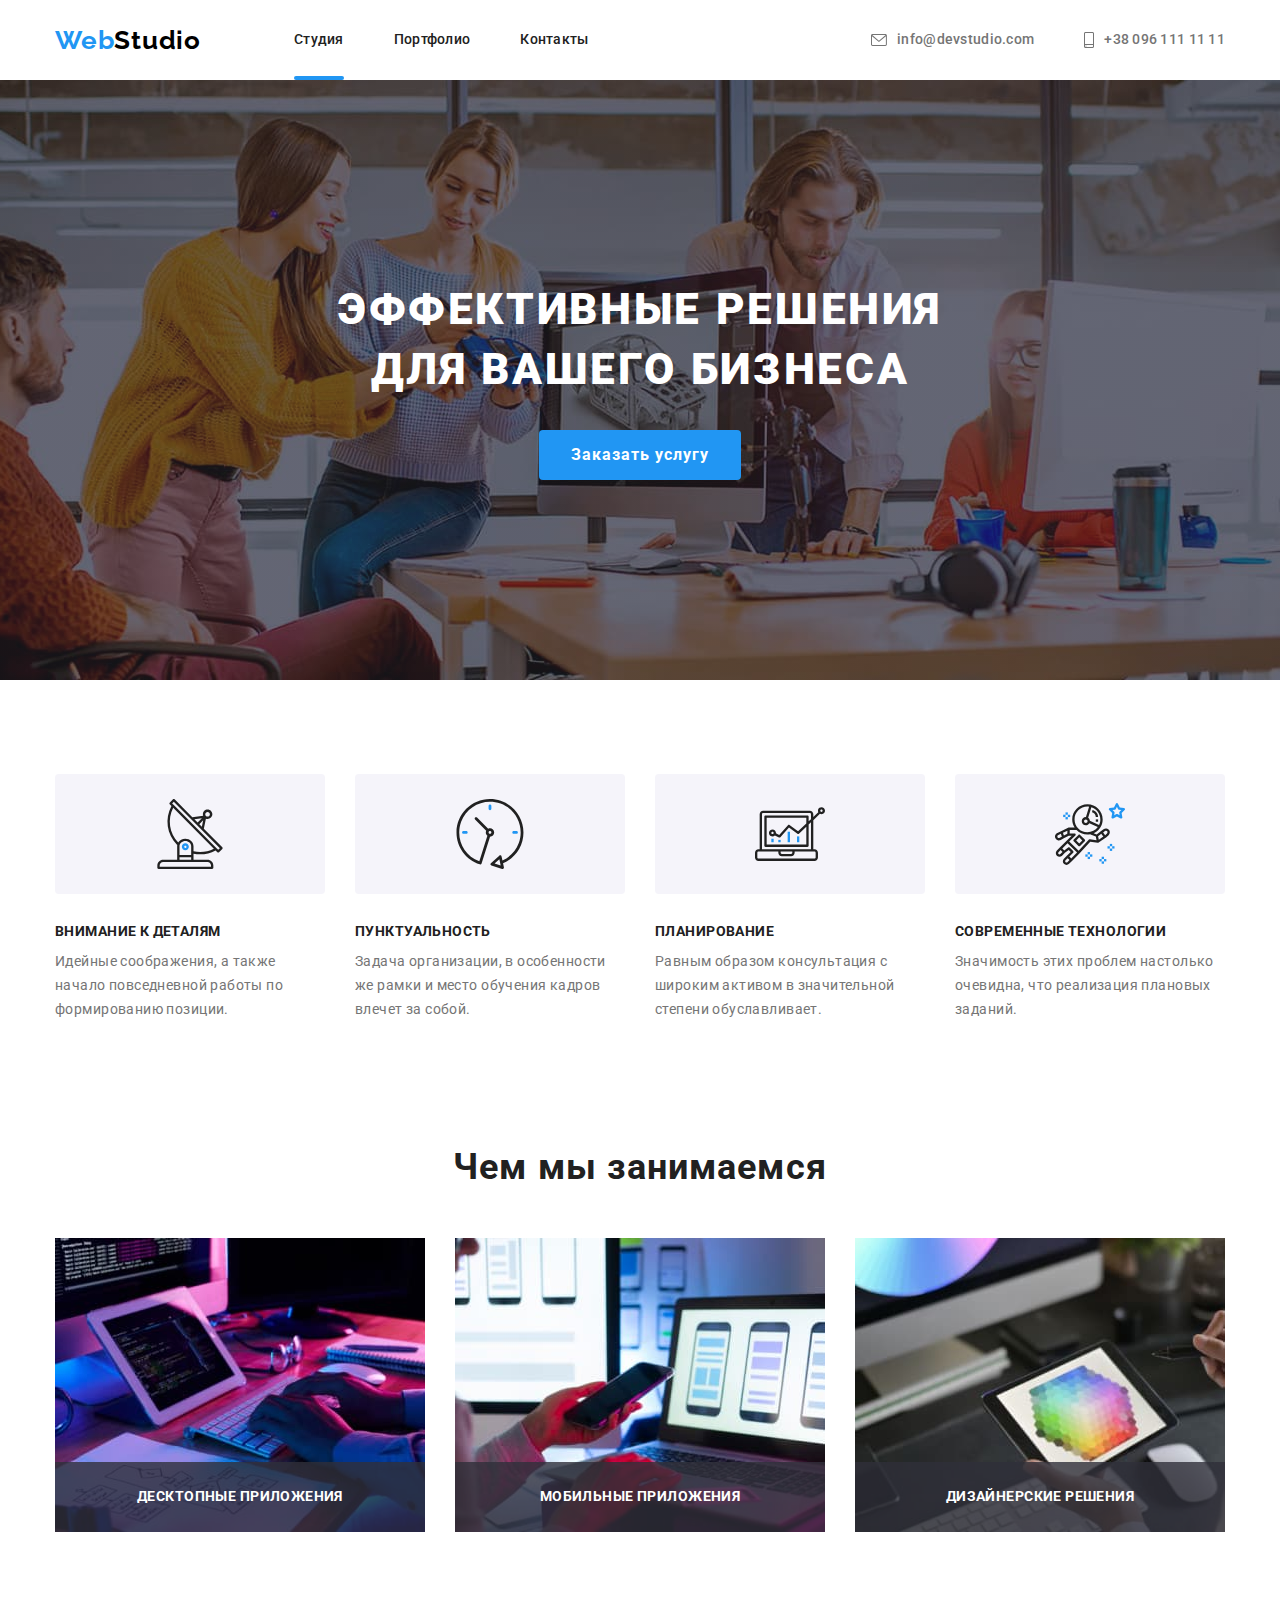
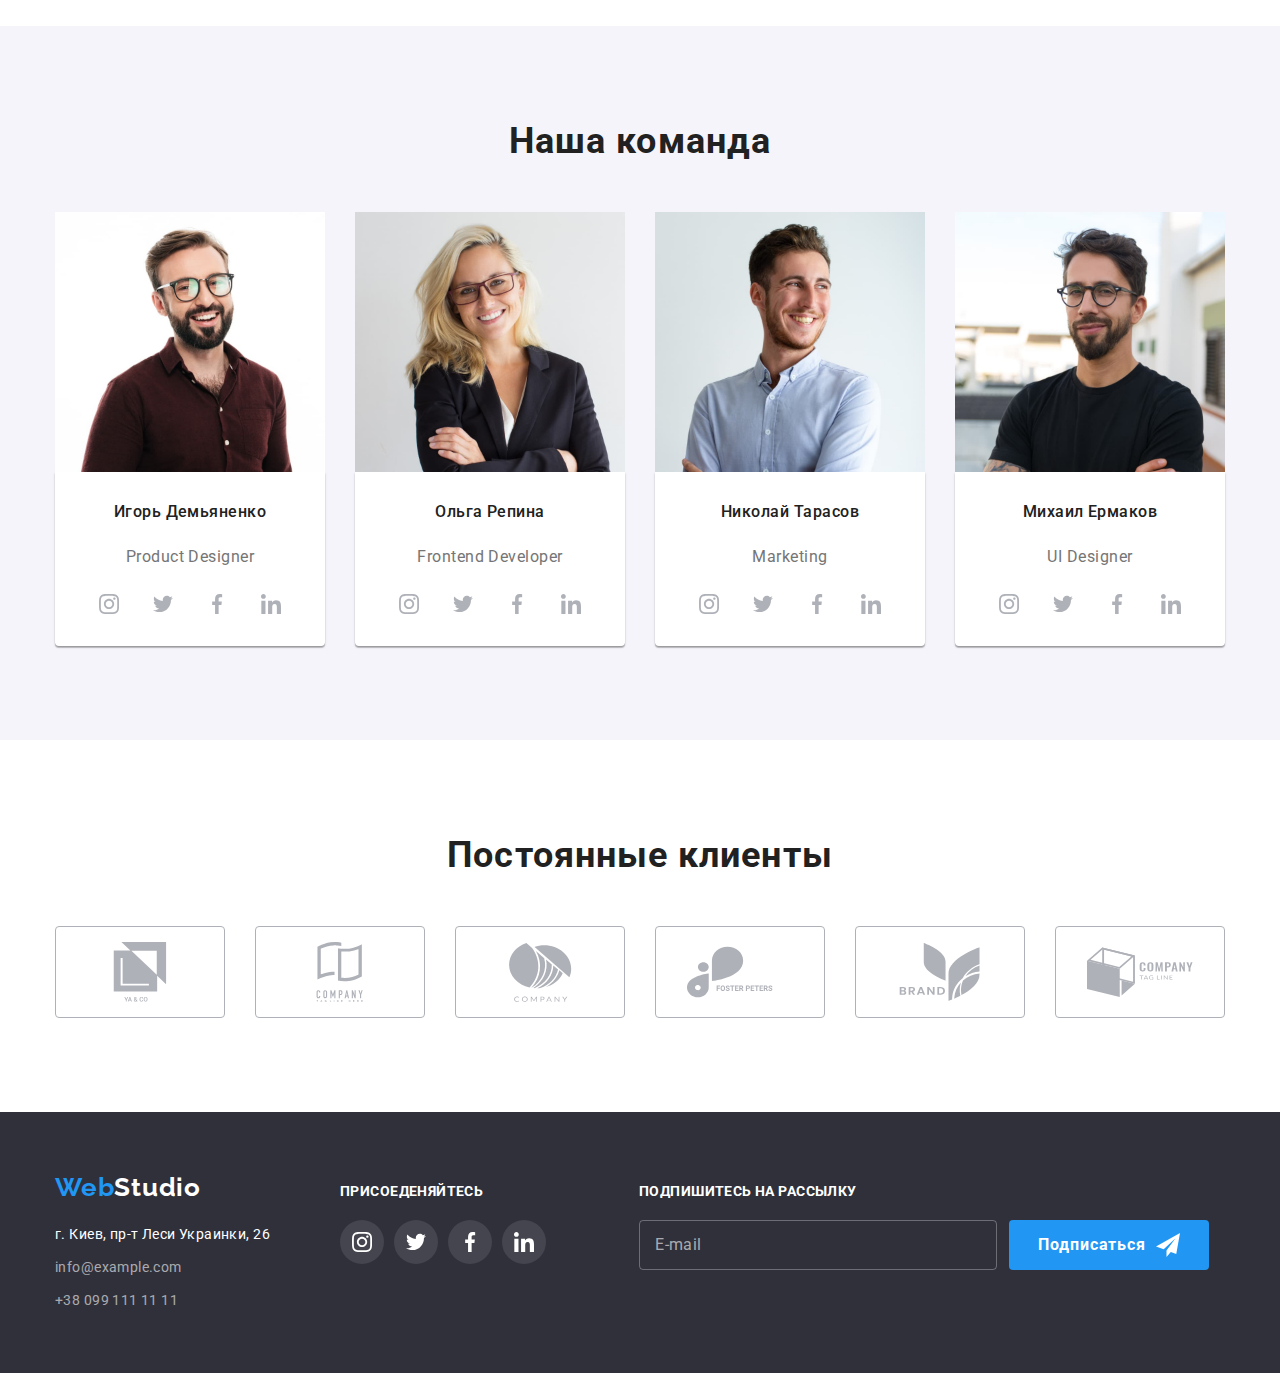
<file: index.html>
<!DOCTYPE html>
<html lang="ru">

<head>
    <link rel="preconnect" href="https://fonts.googleapis.com">
    <link rel="preconnect" href="https://fonts.gstatic.com" crossorigin>
    <meta charset="UTF-8">
    <meta http-equiv="X-UA-Compatible" content="IE=edge">
    <meta name="viewport" content="width=device-width, initial-scale=1.0">
    <title>Главная</title>
    <link rel="preconnect" href="https://fonts.googleapis.com">
    <link rel="preconnect" href="https://fonts.gstatic.com" crossorigin>
    <link href="https://fonts.googleapis.com/css2?family=Raleway:wght@700&family=Roboto:wght@400;500;700;900&display=swap" rel="stylesheet">
    <link rel="stylesheet" href="https://cdnjs.cloudflare.com/ajax/libs/modern-normalize/1.0.0/modern-normalize.min.css" />
    <link rel="stylesheet" href="./css/styles.css">
</head>

<body>
    <header class="heаder">
        <div class="conteiner main-nav"> 
            <nav class="header-navigation">
                <a class="header-logo link" lang="en" href="./index.html"> Web<span class="studio">Studio</span></a>
                <ul class="header-list list">
                    <li class="header-item">
                        <a class="header-link link curent-page" href="./index.html">Студия</a>
                    </li>
                    <li class="header-item">
                        <a class="header-link link" href="./portfolio.html">Портфолио</a>
                    </li>
                    <li class="header-item">
                        <a class="header-link link" href="">Контакты</a>
                    </li>
                </ul>
            </nav>
            <ul class="header-right">
                <li class="header-right item">
                    <a class="header-mail link" href="mailto:info@devstudio.com">
                    <svg class="header-right-icon" width="16" height="12">
                        <use href="./images/icons.svg#icon-envelope"></use>
                    </svg> 
                        info@devstudio.com</a>
                </li>
                <li class="header-right item">
                    <a class="header-tel link" href="tel:+380961111111">
                        <svg class="header-right-icon" width="10" height="16">
                            <use href="./images/icons.svg#icon-smartphone"></use>
                        </svg> +38 096 111 11 11</a>
                </li>
            </ul>
        </div>
    </header>
    <main>
        <section class="hero">
            <div class="conteiner">
                <h1 class="hero-title">Эффективные решения <br>
                для вашего бизнеса</h1>
                <button class="hero-button" type="button" data-modal-open>Заказать услугу</button>
            </div>
        </section>
        <section class="feature">
            <div class="conteiner main-feature">
                <h2 class="visually-hidden">Преимущества</h2>
                <ul class="feature-list list">
                    <li class="feature-item item">
                        <h3 class="feature-title">Внимание к деталям</h3>
                        <p class="feature-text">Идейные соображения, а также начало повседневной работы по формированию
                            позиции.</p>
                    </li>
                    <li class="feature-item item">
                        <h3 class="feature-title">Пунктуальность</h3>
                        <p class="feature-text">Задача организации, в особенности же рамки и место обучения кадров влечет за
                            собой.</p>
                    </li>
                    <li class="feature-item item">
                        <h3 class="feature-title">Планирование</h3>
                        <p class="feature-text">Равным образом консультация с широким активом в значительной степени
                            обуславливает.</p>
                    </li>
                    <li class="feature-item item">
                        <h3 class="feature-title">Современные технологии</h3>
                        <p class="feature-text">Значимость этих проблем настолько очевидна, что реализация плановых заданий.
                        </p>
                    </li>
                </ul>
            </div>
        </section>
        <section class="about">
            <div class="conteiner">
                <h2 class="about-title">Чем мы занимаемся</h2>
                <ul class="about-list list">
                    <li class="about-item">
                        <div class="thumb">
                            <img class="about-image" src="./images/images01/main-about-img1.jpg" alt="image1" width="370"
                                height="294">
                            <h3 class="image-title">Десктопные приложения</h3>
                        </div>  
                    </li>
                    <li class="about-item">
                        <div class="thumb">
                            <img class="about-image" src="./images/images01/main-about-img2.jpg" alt="image2" width="370"
                                height="294">
                                <h3 class="image-title">Мобильные приложения</h3>
                        </div>  
                    </li>
                    <li class="about-item">
                        <div class="thumb">
                            <img class="about-image" src="./images/images01/main-about-img3.jpg" alt="image3" width="370"
                                height="294">
                                <h3 class="image-title">Дизайнерские решения</h3>
                        </div>
                    </li>
                </ul>
            </div>
        </section>
        <section class="team">
            <div class="conteiner">
                <h2 class="team-title">Наша команда</h2>
                <ul class="team-list list">
                    <li class="team-item">
                        <img class="team-image" src="./images/images01/main-team-photo1.jpg" alt="photo1" width="270"
                            height="260">
                        <div class="people">  
                            <h3 class="team-name">Игорь Демьяненко</h3>
                            <p class="team-position">Product Designer</p>
                            <ul class="team-socials list sosials">
                                <li class="socials-item">
                                    <a href="" class="socials-link link"> 
                                        <svg class="socials-icon" width="20" height="20" >
                                            <use href="./images/icons.svg#icon-instagram">
                                            </use>
                                        </svg>
                                    </a>
                                </li>
                                <li class="socials-item">
                                    <a href="" class="socials-link link">
                                        <svg class="socials-icon" width="20" height="20">
                                            <use href="./images/icons.svg#icon-twitter">
                                            </use>
                                        </svg>
                                    </a>
                                </li>
                                <li class="socials-item">
                                    <a href="" class="socials-link link">
                                        <svg class="socials-icon" width="20" height="20">
                                            <use href="./images/icons.svg#icon-facebook">
                                            </use>
                                        </svg>
                                    </a>
                                </li>
                                <li class="socials-item">
                                    <a href="" class="socials-link link">
                                        <svg class="socials-icon" width="20" height="20">
                                            <use href="./images/icons.svg#icon-linkedin">
                                            </use>
                                        </svg>
                                    </a>
                                </li>
                            </ul>
                        </div>
                    </li>
                    <li class="team-item">
                        <img src="./images/images01/main-team-photo2.jpg" alt="photo2" width="270" height="260">
                        <div class="people">
                            <h3 class="team-name">Ольга Репина</h3>
                            <p class="team-position">Frontend Developer</p>
                            <ul class="team-socials list sosials">
                                <li class="socials-item">
                                    <a href="" class="socials-link link">
                                        <svg class="socials-icon" width="20" height="20">
                                            <use href="./images/icons.svg#icon-instagram">
                                            </use>
                                        </svg>
                                    </a>
                                </li>
                                <li class="socials-item">
                                    <a href="" class="socials-link link">
                                        <svg class="socials-icon" width="20" height="20">
                                            <use href="./images/icons.svg#icon-twitter">
                                            </use>
                                        </svg>
                                    </a>
                                </li>
                                <li class="socials-item">
                                    <a href="" class="socials-link link">
                                        <svg class="socials-icon" width="20" height="20">
                                            <use href="./images/icons.svg#icon-facebook">
                                            </use>
                                        </svg>
                                    </a>
                                </li>
                                <li class="socials-item">
                                    <a href="" class="socials-link link">
                                        <svg class="socials-icon" width="20" height="20">
                                            <use href="./images/icons.svg#icon-linkedin">
                                            </use>
                                        </svg>
                                    </a>
                                </li>
                            </ul>
                        </div>
                    </li>
                    <li class="team-item">
                        <img class="team-image" src="./images/images01/main-team-photo3.jpg" alt="photo3" width="270"
                        height="260">
                        <div class="people">
                        <h3 class="team-name">Николай Тарасов</h3>
                        <p class="team-position">Marketing</p>
                            <ul class="team-socials list sosials">
                                <li class="socials-item">
                                    <a href="" class="socials-link link">
                                        <svg class="socials-icon" width="20" height="20">
                                            <use href="./images/icons.svg#icon-instagram">
                                            </use>
                                        </svg>
                                    </a>
                                </li>
                                <li class="socials-item">
                                    <a href="" class="socials-link link">
                                        <svg class="socials-icon" width="20" height="20">
                                            <use href="./images/icons.svg#icon-twitter">
                                            </use>
                                        </svg>
                                    </a>
                                </li>
                                <li class="socials-item">
                                    <a href="" class="socials-link link">
                                        <svg class="socials-icon" width="20" height="20">
                                            <use href="./images/icons.svg#icon-facebook">
                                            </use>
                                        </svg>
                                    </a>
                                </li>
                                <li class="socials-item">
                                    <a href="" class="socials-link link">
                                        <svg class="socials-icon" width="20" height="20">
                                            <use href="./images/icons.svg#icon-linkedin">
                                            </use>
                                        </svg>
                                    </a>
                                </li>
                            </ul>
                        </div>  
                    </li>
                    <li class="team-item">
                        <img class="team-image" src="./images/images01/main-team-photo4.jpg" alt="photo4" width="270"
                            height="260">
                        <div class="people">
                            <h3 class="team-name">Михаил Ермаков</h3>
                            <p class="team-position">UI Designer</p>
                            <ul class="team-socials list sosials">
                                <li class="socials-item">
                                    <a href="" class="socials-link link">
                                        <svg class="socials-icon" width="20" height="20">
                                            <use href="./images/icons.svg#icon-instagram">
                                            </use>
                                        </svg>
                                    </a>
                                </li>
                                <li class="socials-item">
                                    <a href="" class="socials-link link">
                                        <svg class="socials-icon" width="20" height="20">
                                            <use href="./images/icons.svg#icon-twitter">
                                            </use>
                                        </svg>
                                    </a>
                                </li>
                                <li class="socials-item">
                                    <a href="" class="socials-link link">
                                        <svg class="socials-icon" width="20" height="20">
                                            <use href="./images/icons.svg#icon-facebook">
                                            </use>
                                        </svg>
                                    </a>
                                </li>
                                <li class="socials-item">
                                    <a href="" class="socials-link link">
                                        <svg class="socials-icon" width="20" height="20">
                                            <use href="./images/icons.svg#icon-linkedin">
                                            </use>
                                        </svg>
                                    </a>
                                </li>
                            </ul>
                        </div>
                    </li>
                </ul>
            </div>
        </section>
        <section class="clients">
            <div class="conteiner">
                <h2 class="clients-title">Постоянные клиенты</h2>
                <ul class="clients-list list">
                    <li class="clients-item">
                    <a href="" class="clients-link link">
                        <svg class="clients-icon" width="106" height="60">
                            <use href="./images/icons.svg#icon-logo1">
                            </use>
                        </svg>
                    </a>
                    </li>
                    <li class="clients-item">
                        <a href="" class="clients-link link">
                            <svg class="clients-icon" width="106" height="60">
                                <use href="./images/icons.svg#icon-logo2">
                                </use>
                            </svg>
                        </a>
                    </li>
                    <li class="clients-item">
                        <a href="" class="clients-link link">
                            <svg class="clients-icon" width="106" height="60">
                                <use href="./images/icons.svg#icon-logo3">
                                </use>
                            </svg>
                        </a>
                    </li>
                    <li class="clients-item">
                        <a href="" class="clients-link link">
                            <svg class="clients-icon" width="106" height="60">
                                <use href="./images/icons.svg#icon-logo4">
                                </use>
                            </svg>
                        </a>
                    </li>
                    <li class="clients-item">
                        <a href="" class="clients-link link">
                            <svg class="clients-icon" width="106" height="60">
                                <use href="./images/icons.svg#icon-logo5">
                                </use>
                            </svg>
                        </a>
                    </li>
                    <li class="clients-item">
                        <a href="" class="clients-link link">
                            <svg class="clients-icon" width="106" height="60">
                                <use href="./images/icons.svg#icon-logo6">
                                </use>
                            </svg>
                        </a>
                    </li>
                </ul>
            </div>
        </section>
    </main>
    <footer class="footer">
        <div class="conteiner footer-conteiner">
            <div class="footer-nav">
                <a class="footer-logo link" lang="en" href="/goit-markup-hw-03/index.html">Web<span class="footerstudio">Studio</span></a>
                <address>
                    <ul class="footer-list list">
                        <li class="footer-item">
                            <a class="footer-adress link" href="https://goo.gl/maps/2DE2xXXE3Ngxroqn7" target="_blank"
                                rel="noopener noreferrer">г. Киев, пр-т
                                Леси Украинки, 26</a>
                        </li>
                        <li class="footer-item">
                            <a class="footer-mail link" href="mailto:info@example.com">info@example.com</a>
                        </li>
                        <li class="footer-item">
                            <a class="footer-tel link" href="tel:+380991111111">+38 099 111 11 11</a>
                        </li>
                    </ul>
                </address>
            </div>
            <div class="join">
            <h3 class="join-title">Присоеденяйтесь</h3>
                <ul class="join-list list">
                    <li class="join-item list">
                        <a href="" class="join-link link">
                            <svg class="join-icon" width="20" height="20">
                                <use href="./images/icons.svg#icon-instagram">
                                </use>
                            </svg>
                        </a>
                    </li>
                    <li class="join-item list">
                        <a href="" class="join-link link">
                            <svg class="join-icon" width="20" height="20">
                                <use href="./images/icons.svg#icon-twitter">
                                </use>
                            </svg>
                        </a>
                    </li>
                    <li class="join-item list">
                        <a href="" class="join-link link">
                            <svg class="join-icon" width="20" height="20">
                                <use href="./images/icons.svg#icon-facebook">
                                </use>
                            </svg>
                        </a>
                    </li>
                    <li class="join-item list">
                        <a href="" class="join-link link">
                            <svg class="join-icon" width="20" height="20">
                                <use href="./images/icons.svg#icon-linkedin">
                                </use>
                            </svg>
                        </a>
                    </li>
                </ul>
            </div>
            <div class="mailing">
                <h3 class="mailing-title">Подпишитесь на рассылку</h3>
                <form class="footer-form" method="GET">
                    <input type="email" name="mail" class="mailing-mail" placeholder="E-mail">
                    <button class="mailing-button" type="submit" data-modal-open>Подписаться
                        <svg class="send-icon" width="24" height="24">
                            <use href="./images/icons.svg#icon-send">
                            </use>
                        </svg>
                </button>
                </form>
            </div>
        </div>
    </footer>
    <div class="backdrop is-hidden" data-modal>
        <div class="modal">
            <button type="button" class="close-button" data-modal-close> 
                <svg class="close-icon" width="11" height="11">
                    <use href="./images/icons.svg#icon-close">
                    </use>
                </svg>
            </button>
            <h2 class="modal-title">Оставьте свои данные, мы вам перезвоним</h2>
            <form class="modal-form" method="GET">
                <div class="modal-form-field">
                    <label for="input-name" class="modal-form-label">Имя</label>
                    <span class="input-wrap">
                        <input type="text" id="input-name" class="modal-form-input">
                        <svg class="modal-form-icon" width="12" height="12">
                            <use href="./images/icons.svg#icon-name">
                            </use>
                        </svg>
                    </span>
                </div>
                <div class="modal-form-field">
                    <label for="input-tel" class="modal-form-label">Телефон</label>
                    <span class="input-wrap">
                        <input type="tel" id="input-tel" class="modal-form-input">
                            <svg class="modal-form-icon" width="12" height="12">
                                <use href="./images/icons.svg#icon-tel">
                                </use>
                            </svg>
                    </span>
                </div>
                <div class="modal-form-field">
                    <label for="input-email" class="modal-form-label">Почта</label>
                    <span class="input-wrap">
                        <input type="email" id="input-email" class="modal-form-input">
                            <svg class="modal-form-icon" width="12" height="12">
                                <use href="./images/icons.svg#icon-mail">
                                </use>
                            </svg>
                    </span>
                </div>
                <div class="modal-form-field">
                    <label for="input-comment" class="modal-form-label">Комментарии</label>
                    <textarea name="comment" class="modal-comment" id="input-comment" placeholder="Введите текст"></textarea>
                </div>
                <div class="modal-form-field">
                    <input type="checkbox" id="check" name="policy" class="checkbox visually-hidden ">
                    <label for="check" class="check-label">
                        <span class="icon-check">
                            <svg class="policy-icon" width="11" height="8">
                                <use href="./images/icons.svg#icon-check"></use>
                            </svg>
                        </span>
                            Соглашаюсь с рассылкой и принимаю <a href="" class="text-item"> Условия договора</a>
                    </label>
                </div> 
                <button type="submit" class="modal-button" data-modal-open>Отправить</button>
            </form>
        </div>
    </div>
    <script src="./js.code/modal.js"></script>
</body>

</html>
</file>
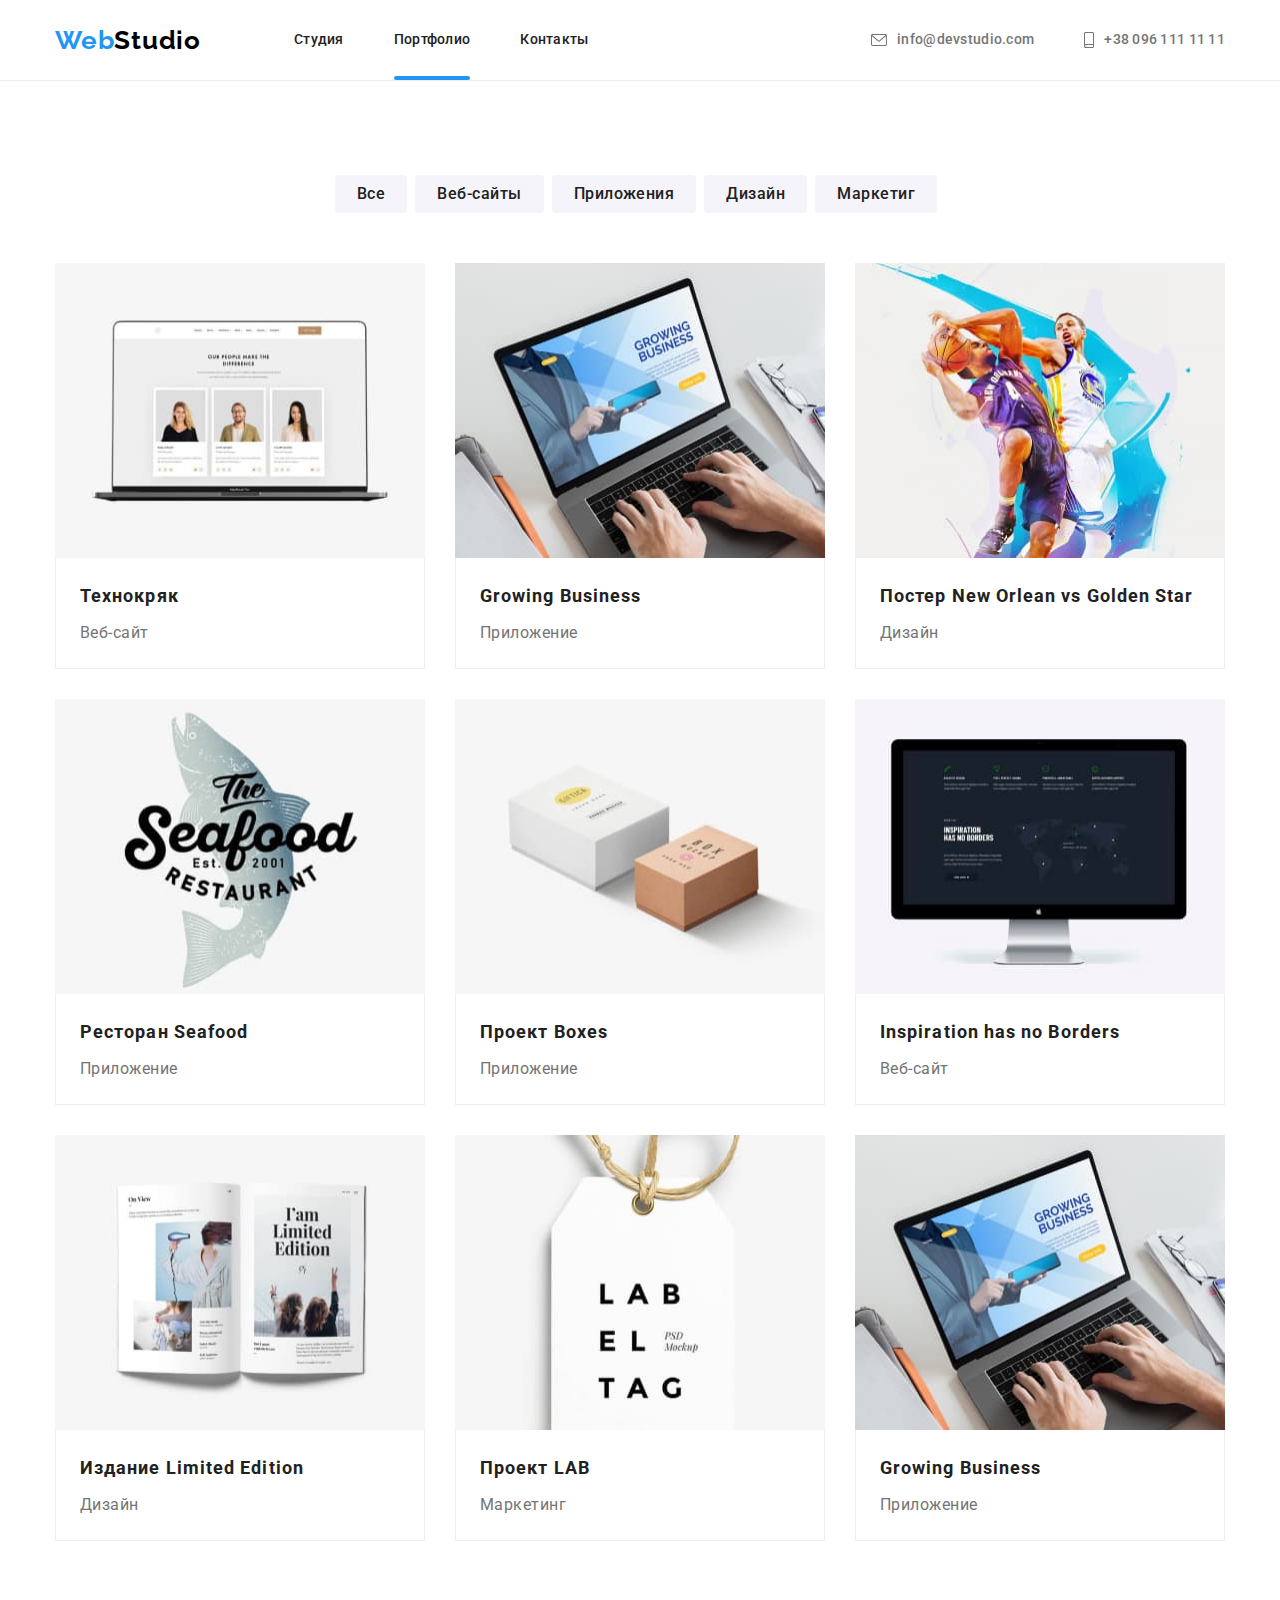
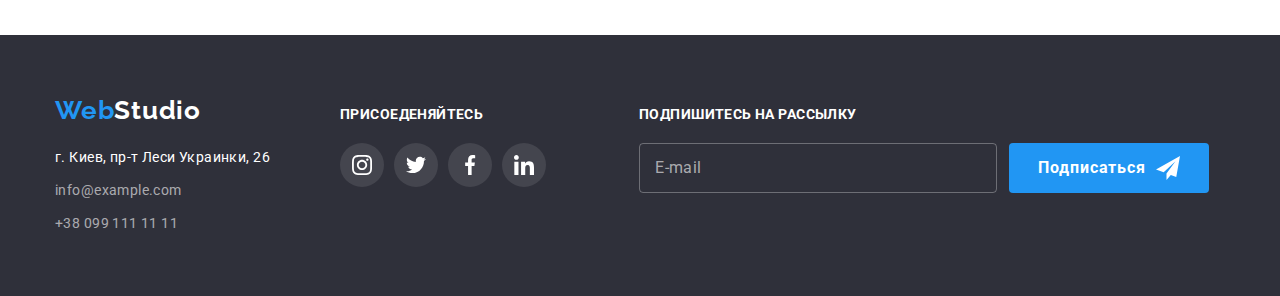
<file: portfolio.html>
<!DOCTYPE html>
<html lang="ru">

<head>

    <link rel="preconnect" href="https://fonts.googleapis.com">
    <link rel="preconnect" href="https://fonts.gstatic.com" crossorigin>
    <meta charset="UTF-8">
    <meta http-equiv="X-UA-Compatible" content="IE=edge">
    <meta name="viewport" content="width=device-width, initial-scale=1.0">
    <title>Портфолио</title>
    <link rel="preconnect" href="https://fonts.googleapis.com">
    <link rel="preconnect" href="https://fonts.gstatic.com" crossorigin>
    <link
        href="https://fonts.googleapis.com/css2?family=Raleway:wght@700&family=Roboto:wght@400;500;700;900&display=swap"
        rel="stylesheet">
    <link rel="stylesheet"
        href="https://cdnjs.cloudflare.com/ajax/libs/modern-normalize/1.0.0/modern-normalize.min.css" />
    <link rel="stylesheet" href="./css/styles.css">
</head>

<body>
    <header class="header">
        <div class="portfolio-border">
        <div class="conteiner main-nav">
            <nav class="header-navigation">
                <a class="header-logo link" lang="en" href="./index.html"> Web<span class="studio">Studio</span></a>
                <ul class="header-list list">
                    <li class="header-item">
                        <a class="header-link link" href="./index.html">Студия</a>
                    </li>
                    <li class="header-item">
                        <a class="header-link link curent-page" href="./portfolio.html">Портфолио</a>
                    </li>
                    <li class="header-item">
                        <a class="header-link link" href="">Контакты</a>
                    </li>
                </ul>
            </nav>
            <ul class="header-right">
                <li class="header-right item">
                    <a class="header-mail link" href="mailto:info@devstudio.com">
                        <svg class="header-right-icon" width="16" height="12">
                            <use href="./images/icons.svg#icon-envelope"></use>
                        </svg>
                        info@devstudio.com</a>
                </li>
                <li class="header-right item">
                    <a class="header-tel link" href="tel:+380961111111">
                        <svg class="header-right-icon" width="10" height="16">
                            <use href="./images/icons.svg#icon-smartphone"></use>
                        </svg> +38 096 111 11 11</a>
                </li>
            </ul>
        </div>
        </div>
    </header>
    <main>
        <section class="filter">
            <div class="conteiner">
            <h1 hidden>Портфолио</h1>
            <h2 hidden>Фильтр</h2>
            <ul class="filter-list list">
                <li class="filter-item">
                    <button class="filter-button" type="button" >Все</button>
                </li>
                <li class="filter-item">
                    <button class="filter-button" type="button">Веб-сайты</button>
                </li>
                <li class="filter-item">
                    <button class="filter-button" type="button">Приложения</button>
                </li>
                <li class="filter-item">
                    <button class="filter-button" type="button">Дизайн</button>
                </li>
                <li class="filter-item">
                    <button class="filter-button" type="button">Маркетиг</button>
                </li>
            </ul>
            </div>
        </section>
        <section class="credentials">
            <div class="conteiner">
            <h2 class="visually-hidden"> Наши работы</h2>
            <ul class="credentials-list list">
                <li class="credentials-item">
                    <a class="credentials-link link" href="">
                        <div class="credentials-overlay">
                            <img src="./images/images02/portfolio-img1.jpg" alt="laptop" width="370" height="295">
                            <p class="credentials-text">Lorem ipsum dolor sit amet, consectetur adipisicing elit. Aperiam quam consequuntur aliquam? Dignissimos
                                similique fugit repudiandae nobis incidunt, quaerat voluptatem illo beatae nesciunt veniam voluptas nostrum eligendi
                                veritatis, nihil sequi.
                            </p>
                        </div>
                        <div class="example">
                            <h3 class="credentials-title">Технокряк</h3>
                            <p class="credentials-name">Веб-сайт</p>
                        </div>
                    </a>
                </li>
                <li class="credentials-item">
                    <a class="credentials-link link" href="">
                        <div class="credentials-overlay">
                            <img src="./images/images02/portfolio-img9.jpg" alt="type" width="370" height="295">
                            <p class="credentials-text">Lorem ipsum dolor sit amet consectetur adipisicing elit. Adipisci vero
                                perspiciatis, nostrum sunt unde
                                sapiente aut. Odio iure adipisci doloremque, quia reprehenderit eveniet pariatur voluptatibus. Omnis
                                sequi maiores
                                dolores ea.</p>
                        </div>
                        <div class="example">
                            <h3 class="credentials-title">Growing Business</h3>
                            <p class="credentials-name">Приложение</p>
                        </div>
                    </a>
                </li>
                <li class="credentials-item">
                    <a class="credentials-link link" href="">
                        <div class="credentials-overlay">
                            <img src="./images/images02/portfolio-img2.jpg" alt="headphones" width="370" height="295">
                            <p class="credentials-text">Lorem, ipsum dolor sit amet consectetur adipisicing elit. Fuga aspernatur facilis quasi laborum magnam optio,
                            atque ea molestias dolorum voluptates incidunt illo odit consequatur, alias saepe ipsa libero distinctio culpa!</p>
                        </div>
                        <div class="example">
                            <h3 class="credentials-title">Постер New Orlean vs Golden Star</h3>
                            <p class="credentials-name">Дизайн</p> 
                        </div>
                    </a>
                </li>
                <li class="credentials-item">
                    <a class="credentials-link link" href="">
                        <div class="credentials-overlay">
                            <img src="./images/images02/portfolio-img3.jpg" alt="type" width="370" height="295">
                            <p class="credentials-text">Lorem ipsum dolor sit amet consectetur adipisicing elit. Adipisci vero
                                perspiciatis, nostrum sunt unde
                                sapiente aut. Odio iure adipisci doloremque, quia reprehenderit eveniet pariatur voluptatibus. Omnis
                                sequi maiores
                                dolores ea.</p>
                        </div>
                        <div class="example">
                            <h3 class="credentials-title">Ресторан Seafood</h3>
                            <p class="credentials-name">Приложение</p>
                        </div>
                    </a>
                </li>
                <li class="credentials-item">
                    <a class="credentials-link link" href=""> 
                        <div class="credentials-overlay">
                            <img src="./images/images02/portfolio-img5.jpg" alt="boxes" width="370" height="295">
                            <p class="credentials-text">Lorem ipsum dolor sit amet consectetur adipisicing elit. Laboriosam, recusandae facere enim asperiores
                            possimus aliquam. Qui quas mollitia nulla, ipsam distinctio sed. Quae laborum hic animi necessitatibus? Molestias,
                            animi consequatur.</p>
                        </div>
                        <div class="example">
                            <h3 class="credentials-title">Проект Boxes</h3>
                            <p class="credentials-name">Приложение</p>
                        </div>
                    </a>
                </li>
                <li class="credentials-item">
                    <a class="credentials-link link" href="">
                        <div class="credentials-overlay">
                            <img src="./images/images02/portfolio-img6.jpg" alt="monitor" width="370" height="295">
                            <p class="credentials-text">Lorem ipsum dolor, sit amet consectetur adipisicing elit. Repellat voluptatum dolorum iusto commodi autem
                            architecto, minima repellendus consequuntur velit voluptatem, inventore officia, dolores vitae doloremque aut fuga
                            amet numquam ipsa?</p>
                        </div>
                        <div class="example">
                            <h3 class="credentials-title">Inspiration has no Borders</h3>
                            <p class="credentials-name">Веб-сайт</p>
                        </div>
                    </a>
                </li>
                <li class="credentials-item">
                    <a class="credentials-link link" href="">
                        <div class="credentials-overlay">
                            <img src="./images/images02/portfolio-img7.jpg" alt="magazine" width="370" height="295">
                            <p class="credentials-text">Lorem ipsum dolor sit amet consectetur adipisicing elit. Sed beatae velit maxime temporibus suscipit, saepe
                            provident vero aliquam ducimus sunt quod reiciendis quaerat rem mollitia eum hic veniam perferendis. Nostrum!</p>
                        </div>
                        <div class="example">
                            <h3 class="credentials-title">Издание Limited Edition</h3>
                            <p class="credentials-name">Дизайн</p>
                        </div>
                    </a>
                </li>
                <li class="credentials-item">
                    <a class="credentials-link link" href="">
                        <div class="credentials-overlay">
                            <img src="./images/images02/portfolio-img8.jpg" alt="tag" width="370" height="295">
                            <p class="credentials-text">Lorem ipsum dolor sit amet consectetur adipisicing elit. Dignissimos earum perferendis inventore quod maiores,
                            maxime perspiciatis non distinctio minus excepturi deleniti rem accusantium, delectus laudantium nesciunt dicta
                            quae.</p>
                        </div>
                        <div class="example">
                            <h3 class="credentials-title">Проект LAB</h3>
                            <p class="credentials-name">Маркетинг</p>
                        </div>
                    </a>
                </li>
                <li class="credentials-item">
                    <a class="credentials-link link" href="">
                        <div class="credentials-overlay">
                            <img src="./images/images02/portfolio-img9.jpg" alt="type" width="370" height="295">
                            <p class="credentials-text">Lorem ipsum dolor sit amet consectetur adipisicing elit. Adipisci vero perspiciatis, nostrum sunt unde
                            sapiente aut. Odio iure adipisci doloremque, quia reprehenderit eveniet pariatur voluptatibus. Omnis sequi maiores
                            dolores ea.</p>
                        </div>
                        <div class="example">
                            <h3 class="credentials-title">Growing Business</h3>
                            <p class="credentials-name">Приложение</p> 
                        </div>
                    </a>
                </li>
            </ul>
            </div>
        </section>
    </main>
    <footer class="footer">
        <div class="conteiner footer-conteiner">
            <div class="footer-nav">
                <a class="footer-logo link" lang="en" href="/goit-markup-hw-03/index.html">Web<span
                        class="footerstudio">Studio</span></a>
                <address>
                    <ul class="footer-list list">
                        <li class="footer-item">
                            <a class="footer-adress link" href="https://goo.gl/maps/2DE2xXXE3Ngxroqn7" target="_blank"
                                rel="noopener noreferrer">г. Киев, пр-т
                                Леси Украинки, 26</a>
                        </li>
                        <li class="footer-item">
                            <a class="footer-mail link" href="mailto:info@example.com">info@example.com</a>
                        </li>
                        <li class="footer-item">
                            <a class="footer-tel link" href="tel:+380991111111">+38 099 111 11 11</a>
                        </li>
                    </ul>
                </address>
            </div>
            <div class="join">
                <h3 class="join-title">Присоеденяйтесь</h3>
                <ul class="join-list list">
                    <li class="join-item list">
                        <a href="" class="join-link link">
                            <svg class="join-icon" width="20" height="20">
                                <use href="./images/icons.svg#icon-instagram">
                                </use>
                            </svg>
                        </a>
                    </li>
                    <li class="join-item list">
                        <a href="" class="join-link link">
                            <svg class="join-icon" width="20" height="20">
                                <use href="./images/icons.svg#icon-twitter">
                                </use>
                            </svg>
                        </a>
                    </li>
                    <li class="join-item list">
                        <a href="" class="join-link link">
                            <svg class="join-icon" width="20" height="20">
                                <use href="./images/icons.svg#icon-facebook">
                                </use>
                            </svg>
                        </a>
                    </li>
                    <li class="join-item list">
                        <a href="" class="join-link link">
                            <svg class="join-icon" width="20" height="20">
                                <use href="./images/icons.svg#icon-linkedin">
                                </use>
                            </svg>
                        </a>
                    </li>
                </ul>
            </div>
            <div class="mailing">
                <h3 class="mailing-title">Подпишитесь на рассылку</h3>
                <form class="footer-form" method="GET">
                    <input type="email" name="mail" class="mailing-mail" placeholder="E-mail">
                    <button class="mailing-button" type="submit" data-modal-open>Подписаться
                        <svg class="send-icon" width="24" height="24">
                            <use href="./images/icons.svg#icon-send">
                            </use>
                        </svg>
                    </button>
                </form>
            </div>
        </div>
    </footer>   
</body>
</html>
</file>
<file: css/styles.css>
:root {
  --primary-text-color: #757575;
  --title-text-color: #212121;
  --hero-text-color: #ffffff;
  --first-accent-color: #2196f3;
  --second-accent-color: #188ce8;
  --first-background-color: #e5e5e5;
  --second-background-color: #2f303a;
  --third-background-color: #f5f4fa;
  --icon-color: #afb1b8;
}

body {
  font-family: "Roboto", sans-serif;
  text-decoration: none;
}
.list {
  list-style: none;
  padding: 0px;
  margin: 0px;
}
.link {
  text-decoration: none;
  font-style: normal;
  padding: 0px;
  margin: 0px;
  cursor: pointer;
}
.conteiner {
  margin-right: auto;
  margin-left: auto;
  width: 1200px;
  padding-left: 15px;
  padding-right: 15px;
}
.p,
.h1,
.h2,
.h3,
.h4 {
  margin-top: 0;
  margin-bottom: 0;
}
.ul {
  margin-top: 0;
  margin-bottom: 0;
  padding-left: 0;
}
img {
  display: block;
  padding: 0px;
  margin: 0px;
}
.visually-hidden {
  position: absolute;
  width: 1px;
  height: 1px;
  margin: -1px;
  border: 0;
  padding: 0;
  white-space: nowrap;
  clip-path: inset(100%);
  clip: rect(0 0 0 0);
  overflow: hidden;
}

/*------------HEADER------------*/
.header {
  display: block;
}
.portfolio-border {
  border-bottom: 1px solid #ececec;
}
.main-nav {
  display: flex;
  align-items: center;
  justify-content: center;
}
.header-navigation {
  display: flex;
  align-items: center;
}
.header-list {
  display: flex;
}
.header-item {
  margin-right: 50px;
}
.header-item:last-child {
  margin-right: 0px;
}
.header-logo {
  text-decoration: none;
  list-style: none;
}
.header-logo {
  display: block;
  margin-right: 93px;
  font-family: "Raleway";
  font-weight: 700;
  font-size: 26px;
  line-height: 1.19;
  letter-spacing: 0.03em;
  color: var(--first-accent-color);
}
.studio {
  color: #000000;
}
.header-link {
  display: block;
  padding-top: 32px;
  font-weight: 500;
  font-size: 14px;
  line-height: 1.14;
  letter-spacing: 0.02em;
  color: var(--title-text-color);
  transition: color 250ms cubic-bezier(0.4, 0, 0.2, 1);
}
.header-link:hover,
.header-link:focus {
  color: var(--first-accent-color);
}
.curent-page::after {
  content: "";
  display: block;
  width: 100%;
  height: 4px;
  background-color: var(--first-accent-color);
  border-radius: 2px;
  margin-top: 28px;
}

.portfolio-page::after {
  content: "";
  display: block;
  width: 100%;
  height: 4px;
  background-color: var(--first-accent-color);
  border-radius: 2px;
  margin-top: 28px;
}
.header-right {
  display: flex;
  padding: 0px;
  margin-left: auto;
}
.header-right .item + .item {
  margin-left: 50px;
}
.header-right .item {
  list-style: none;
}
.header-mail {
  display: flex;
  align-items: center;
  justify-content: center;
  font-weight: 500;
  font-size: 14px;
  line-height: 1.14;
  letter-spacing: 0.02em;
  color: var(--primary-text-color);
  transition: color 250ms cubic-bezier(0.4, 0, 0.2, 1);
}
.header-mail:hover,
.header-mail:focus,
.header-mail:hover .header-right-icon,
.header-mail:focus .header-right-icon {
  color: var(--second-accent-color);
  fill: var(--second-accent-color);
}
.header-right-icon {
  margin-right: 10px;
  fill: var(--primary-text-color);
  transition: 250ms cubic-bezier(0.4, 0, 0.2, 1);
}
.header-tel {
  display: flex;
  align-items: center;
  justify-content: center;
  font-weight: 500;
  font-weight: 500;
  font-size: 14px;
  line-height: 1.14;
  letter-spacing: 0.02em;
  color: var(--primary-text-color);
  transition: color 250ms cubic-bezier(0.4, 0, 0.2, 1);
}
.header-tel:hover,
.header-tel:focus,
.header-tel:hover .header-right-icon,
.header-tel:focus .header-right-icon {
  color: var(--second-accent-color);
  fill: var(--second-accent-color);
}

/*-----------------HERO--------------*/

.hero {
  text-align: center;
  padding-top: 200px;
  padding-bottom: 200px;
  max-width: 1600px;
  height: 600px;
  margin-left: auto;
  margin-right: auto;
  background-image: linear-gradient(
      rgba(47, 48, 58, 0.4),
      rgba(47, 48, 58, 0.4)
    ),
    url(../images/images03/hero-img.jpg);
  background-color: #c4c4c4;
  background-repeat: no-repeat;
  background-position: center;
  background-size: cover;
}
.hero-title {
  margin-top: 0px;
  margin-bottom: 30px;
  font-size: 44px;
  font-weight: 900;
  line-height: 1.36;
  letter-spacing: 0.06em;
  text-transform: uppercase;
  color: var(--hero-text-color);
}
.hero-button {
  display: inline-block;
  border-radius: 4px;
  border: 0px;
  min-width: 200px;
  padding: 10px 32px;
  background-color: var(--first-accent-color);
  font-weight: 700;
  font-size: 16px;
  line-height: 1.87;
  letter-spacing: 0.06em;
  color: var(--hero-text-color);
  margin-bottom: 0px;
  transition: background-color 250ms cubic-bezier(0.4, 0, 0.2, 1);
}
.hero-button:hover,
.hero-button:focus {
  background-color: var(--second-accent-color);
  box-shadow: 0px 1px 1px rgba(0, 0, 0, 0.12), 0px 4px 4px rgba(0, 0, 0, 0.06),
    1px 4px 6px rgba(0, 0, 0, 0.16);
}

/*--------------FEATURES-------------*/

.feature {
  padding-top: 94px;
}
.feature-list {
  display: flex;
  margin: 0px;
  padding: 0px;
  list-style: none;
  flex-wrap: wrap;
}
.feature-item {
  width: 270px;
  margin-right: 30px;
}
.feature-item::before {
  display: block;
  content: "";
  height: 120px;
  background: #f5f4fa;
  border-radius: 4px;
  background-repeat: no-repeat;
  background-size: 70px;
  background-position: center;
  margin-bottom: 30px;
}
.feature-item:nth-child(1)::before {
  background-image: url(../images/images03/features-antenna.svg);
}
.feature-item:nth-child(2)::before {
  background-image: url(../images/images03/features-clock.svg);
}
.feature-item:nth-child(3)::before {
  background-image: url(../images/images03/features-diagram.svg);
}
.feature-item:nth-child(4)::before {
  background-image: url(../images/images03/features-astronaut.svg);
}
.feature-item:last-child {
  margin-right: 0px;
}
.feature-title {
  font-weight: 700;
  font-size: 14px;
  line-height: 1.14;
  letter-spacing: 0.03em;
  text-transform: uppercase;
  color: var(--title-text-color);
  margin-bottom: 10px;
  margin-top: 0px;
}
.feature-text {
  font-weight: 400;
  font-size: 14px;
  line-height: 1.71;
  letter-spacing: 0.03em;
  color: var(--primary-text-color);
  margin-bottom: 0px;
  margin-top: 0px;
}

/* ---------------ABOUT---------------*/

.about {
  padding-top: 94px;
}
.about-title {
  color: var(--title-text-color);
  font-weight: 700;
  font-size: 36px;
  line-height: 1.17;
  text-align: center;
  letter-spacing: 0.03em;
  margin-bottom: 50px;
}
.thumb {
  position: relative;
  width: 370px;
  height: 294px;
  overflow: hidden;
}
.about-list {
  display: flex;
  flex-wrap: wrap;
  margin: 0px;
  padding: 0px;
  list-style: none;
  padding-bottom: 94px;
}
.about-item {
  width: calc((100% - 60px) / 3);
  margin-right: 30px;
  margin-bottom: 30px;
}
.about-item:nth-child(3n) {
  margin-right: 0px;
}
.about-item:nth-last-child(-n + 3) {
  margin-bottom: 0px;
}
.image-title {
  position: absolute;
  bottom: 0;
  margin: 0;
  font-weight: 700;
  font-size: 14px;
  line-height: 1.14;
  letter-spacing: 0.03em;
  text-transform: uppercase;
  color: var(--hero-text-color);
  padding: 27px;
  background-color: rgba(47, 48, 58, 0.8);
  margin: 0px;
  text-align: center;
  color: #fff;
  width: 100%;
}

/*-----------------TEAM---------------*/

.team {
  background-color: var(--third-background-color);
  padding-top: 94px;
}
.team-list {
  margin: 0px;
  padding: 0px;
  list-style: none;
  display: flex;
  flex-wrap: wrap;
  padding-bottom: 94px;
}
.people {
  background-color: var(--hero-text-color);
  box-shadow: 0px 1px 3px rgba(0, 0, 0, 0.12), 0px 1px 1px rgba(0, 0, 0, 0.14),
    0px 2px 1px rgba(0, 0, 0, 0.2);
  border-radius: 0px 0px 4px 4px;
}
.team-item {
  width: calc((100% - 90px) / 4);
  margin-right: 30px;
  margin-bottom: 30px;
}
.team-item:last-child {
  margin-right: 0px;
}
.team-item:nth-last-child(-n + 4) {
  margin-bottom: 0px;
}
.team-title {
  margin: 0px;
  padding: 0px;
  color: var(--title-text-color);
  font-weight: 700;
  font-size: 36px;
  line-height: 1.17;
  letter-spacing: 0.03em;
  text-align: center;
  margin-bottom: 50px;
}
.team-name {
  margin: 0px;
  padding: 0px;
  font-weight: 500;
  font-size: 16px;
  line-height: 1.19;
  letter-spacing: 0.03em;
  color: var(--title-text-color);
  text-align: center;
  padding-top: 30px;
  padding-bottom: 10px;
}
.team-position {
  font-weight: 400;
  font-size: 16px;
  line-height: 1.19;
  letter-spacing: 0.03em;
  color: var(--primary-text-color);
  text-align: center;
  margin-bottom: 16px;
}
.team-socials {
  display: flex;
  justify-content: center;
  padding-bottom: 20px;
}

.socials-link {
  display: flex;
  width: 44px;
  height: 44px;
  align-items: center;
  justify-content: center;
  border-radius: 50%;
  background-color: var(--hero-text-color);
  fill: var(--icon-color);
  transition: color 250ms cubic-bezier(0.4, 0, 0.2, 1),
    background-color 250ms cubic-bezier(0.4, 0, 0.2, 1);
}
.social-icon {
  transition: color 250ms cubic-bezier(0.4, 0, 0.2, 1),
    background-color 250ms cubic-bezier(0.4, 0, 0.2, 1);
}
.socials-item:not(:last-child) {
  margin-right: 10px;
}
.socials-link:hover,
.socials-link:focus,
.socials-link:hover .social-icon .socials-link:focus .social-icon {
  background-color: var(--first-accent-color);
  fill: var(--hero-text-color);
}

/*-----------CLIENTS----------*/

.clients {
  padding-top: 94px;
  padding-bottom: 94px;
}
.clients-title {
  margin: 0px;
  padding: 0px;
  color: var(--title-text-color);
  font-weight: 700;
  font-size: 36px;
  line-height: 1.17;
  text-align: center;
  letter-spacing: 0.03em;
  margin-bottom: 50px;
}
.clients-list {
  margin: 0px;
  padding: 0px;
  list-style: none;
  display: flex;
  flex-wrap: wrap;
}
.clients-link {
  display: flex;
  align-items: center;
  width: 170px;
  height: 92px;
  justify-content: center;
  border: 1px solid var(--icon-color);
  border-radius: 4px;
  background-repeat: no-repeat;
  background-position: center;
  transition: border-color 250ms cubic-bezier(0.4, 0, 0.2, 1);
}
.clients-link {
  padding-bottom: 16px;
  padding-top: 16px;
  transition: 250ms cubic-bezier(0.4, 0, 0.2, 1);
}
.clients-item {
  width: calc((100% - 150px) / 6);
}
.clients-item:not(:last-child) {
  margin-right: 30px;
}
.clients-icon {
  fill: var(--icon-color);
  transition: 250ms cubic-bezier(0.4, 0, 0.2, 1);
}
.clients-link:hover,
.clients-link:focus {
  border: 1px solid var(--first-accent-color);
}
.clients-link:hover .clients-icon,
.clients-link:focus .clients-icon {
  fill: var(--first-accent-color);
}

/*-----------FOOTER-----------*/

.footer {
  background-color: var(--second-background-color);
}
.footer-conteiner {
  display: flex;
  align-items: baseline;
}
.footer-nav {
  margin-left: 0px;
}
.footer-logo {
  text-decoration: none;
  list-style: none;
}
.footer-logo {
  display: block;
  font-family: "Raleway";
  font-weight: 700;
  font-size: 26px;
  line-height: 1.19;
  letter-spacing: 0.03em;
  color: var(--first-accent-color);
  padding-top: 60px;
}
.footerstudio {
  color: var(--hero-text-color);
}
.footer-list {
  display: block;
  margin-top: 20px;
  padding-bottom: 60px;
}
.footer-item {
  margin-bottom: 9px;
}
.footer-item:last-child {
  margin-bottom: 0px;
}
.footer-adress,
.footer-tel,
.footer-mail {
  color: var(--hero-text-color);
  font-weight: 400;
  font-size: 14px;
  line-height: 1.71;
  letter-spacing: 0.03em;
  transition: color 250ms cubic-bezier(0.4, 0, 0.2, 1);
}
.footer-tel,
.footer-mail {
  color: #ffffff99;
}
.footer-adress:hover,
.footer-adress:focus,
.footer-mail:hover,
.footer-mail:focus,
.footer-tel:hover,
.footer-tel:focus {
  color: var(--second-accent-color);
}
.join {
  display: block;
  padding-left: 70px;
}
.join-list {
  display: flex;
  padding: 0px;
  margin-left: auto;
  margin-right: auto;
}
.join-title {
  margin: 0px;
  padding: 0px;
  font-weight: 700;
  font-size: 14px;
  line-height: 1.14;
  letter-spacing: 0.03em;
  text-transform: uppercase;
  color: var(--hero-text-color);
  padding-top: 72px;
}
.join-link {
  display: flex;
  margin: 0px;
  padding: 0px;
  margin-top: 20px;
  width: 44px;
  height: 44px;
  align-items: center;
  justify-content: center;
  border-radius: 50%;
  background-color: rgba(255, 255, 255, 0.1);
  transition: color 250ms cubic-bezier(0.4, 0, 0.2, 1),
    background-color 250ms cubic-bezier(0.4, 0, 0.2, 1);
}
.join-icon {
  fill: #ffffff;
}
.join-item:not(:last-child) {
  margin-right: 10px;
}
.join-link:hover,
.join-link:focus {
  background-color: var(--first-accent-color);
}
.mailing {
  display: block;
  padding-left: 93px;
}
.mailing-title {
  margin: 0px;
  padding: 0px;
  font-weight: 700;
  font-size: 14px;
  line-height: 1.14;
  letter-spacing: 0.03em;
  text-transform: uppercase;
  color: var(--hero-text-color);
  padding-top: 72px;
  margin-bottom: 20px;
}
.footer-form {
  display: flex;
}
.mailing-mail {
  display: flex;
  cursor: pointer;
  margin: 0;
  width: 358px;
  height: 50px;
  background: transparent;
  border: 1px solid rgba(255, 255, 255, 0.3);
  border-radius: 4px;
  resize: none;
  padding: 15px;
  color: rgba(255, 255, 255, 0.6);
}
.mailing-mail::placeholder {
  font-weight: 400;
  font-size: 16px;
  line-height: 1.07;
  letter-spacing: 0.03em;
  color: rgba(255, 255, 255, 0.6);
}
.mailing-mail:hover,
.mailing-mail:focus {
  border: 1px solid var(--first-accent-color);
}
.mailing-button {
  display: flex;
  cursor: pointer;
  align-items: center;
  justify-content: center;
  border-radius: 4px;
  border: 0px;
  min-width: 200px;
  margin-left: 12px;
  padding: 10px 12px;
  background-color: var(--first-accent-color);
  font-weight: 700;
  font-size: 16px;
  line-height: 1.87;
  letter-spacing: 0.06em;
  color: var(--hero-text-color);
  margin-bottom: 0px;
  transition: background-color 250ms cubic-bezier(0.4, 0, 0.2, 1);
}
.mailing-button:hover,
.mailing-button:focus {
  box-shadow: 0px 1px 1px rgba(0, 0, 0, 0.12), 0px 4px 4px rgba(0, 0, 0, 0.06),
    1px 4px 6px rgba(0, 0, 0, 0.16);
}
.send-icon {
  margin-left: 10px;
  fill: #fff;
}

/*--------------PORTFOLIO-----------------*/
/*--------------FILTER--------------------*/

.filter-list {
  display: flex;
  list-style: none;
  padding-top: 94px;
  justify-content: center;
}
.filter-item {
  margin-bottom: 34px;
  padding-bottom: 16px;
}
.filter-button {
  display: inline-block;
  padding: 6px 22px;
  margin-right: 8px;
  cursor: pointer;
  background-color: var(--third-background-color);
  font-weight: 500;
  font-size: 16px;
  line-height: 1.63;
  text-align: center;
  letter-spacing: 0.03em;
  color: var(--title-text-color);
  border-radius: 4px;
  border: 0px;
  transition: color 250ms cubic-bezier(0.4, 0, 0.2, 1),
    background-color 250ms cubic-bezier(0.4, 0, 0.2, 1);
}
.filter-item:last-child {
  margin-right: 0px;
}
.filter-button:hover {
  background-color: var(--first-accent-color);
  color: var(--hero-text-color);
}
.filter-button:focus {
  color: var(--hero-text-color);
  background-color: var(--first-accent-color);
}

/*----------------CREDENTIALS----------*/

.credentials-list {
  margin: 0px;
  padding: 0px;
  list-style: none;
  display: flex;
  flex-wrap: wrap;
  padding-bottom: 94px;
}
.credentials-item {
  width: calc((100% - 60px) / 3);
  margin-right: 30px;
  margin-bottom: 30px;
  transition: color 250ms cubic-bezier(0.4, 0, 0.2, 1),
    box-shadow 250ms cubic-bezier(0.4, 0, 0.2, 1);
}
.credentials-item:hover,
.credentials-item:focus {
  box-shadow: 0px 1px 1px rgba(0, 0, 0, 0.12), 0px 4px 4px rgba(0, 0, 0, 0.06),
    1px 4px 6px rgba(0, 0, 0, 0.16);
}
.credentials-item:nth-child(3n) {
  margin-right: 0px;
}
.credentials-item:nth-last-child(-n + 3) {
  margin-bottom: 0px;
}
.example {
  border: 1px solid #eeeeee;
  border-top: 0px;
  background: #ffffff;
}
.credentials-title {
  margin: 0px;
  padding: 0px;
  font-weight: 700;
  font-size: 18px;
  line-height: 2;
  letter-spacing: 0.06em;
  color: var(--title-text-color);
  margin-left: 24px;
  padding-top: 20px;
}
.credentials-name {
  margin: 0px;
  padding: 0px;
  font-weight: 400;
  font-size: 16px;
  line-height: 1.87;
  letter-spacing: 0.03em;
  color: var(--primary-text-color);
  margin-top: 4px;
  margin-left: 24px;
  margin-bottom: 20px;
}
.credentials-overlay {
  position: relative;
  overflow: hidden;
}
.credentials-text {
  position: absolute;
  top: 0;
  left: 0;
  height: 100%;
  margin: 0;
  padding: 63px 24px;
  color: rgba(255, 255, 255, 1);
  font-weight: 400;
  font-size: 18px;
  line-height: 1.33;
  letter-spacing: 0.03em;
  text-align: left;
  overflow: auto;
  background-color: rgba(33, 150, 243, 0.9);
  transform: translateY(100%);
  transition: transform 500ms linear;
}
.credentials-item:hover .credentials-text {
  transform: translateY(0);
}
.backdrop {
  position: fixed;
  height: 100vh;
  width: 100vw;
  background-color: rgba(0, 0, 0, 0.2);
  top: 0;
  transition: opacity 250ms, cubic-bezier(0.4, 0, 0.2, 1);
}

/*----------------MODAL----------*/
.modal {
  position: absolute;
  width: 528px;
  height: 581px;
  left: 50%;
  top: 50%;
  border-radius: 4px;
  background-color: #ffffff;
  transform: translate(-50%, -50%);
  margin: 0px;
}
.close-button {
  position: absolute;
  border: 1px solid rgba(0, 0, 0, 0.1);
  border-radius: 50%;
  width: 30px;
  height: 30px;
  background-color: #ffffff;
  top: 8px;
  right: 8px;
  cursor: pointer;
  transition: fill 250ms cubic-bezier(0.4, 0, 0.2, 1);
}
.close-icon {
  position: absolute;
  top: 8px;
  right: 8px;
}
.close-button:hover,
.close-button:focus {
  fill: var(--first-accent-color);
}
.backdrop.is-hidden {
  opacity: 0;
  visibility: hidden;
  pointer-events: none;
}
.modal-title {
  display: flex;
  font-weight: 700;
  font-size: 20px;
  line-height: calc(23 / 20);
  align-items: center;
  justify-content: center;
  letter-spacing: 0.03em;
  padding-top: 40px;
  padding-bottom: 12px;
  margin: 0px;
}
.modal-form {
  width: 448px;
  height: 40px;
  padding: 0px;
  margin: 0 auto;
}
.modal-form-field {
  margin-bottom: 10px;
}
.modal-form-label {
  display: block;
  font-weight: 400;
  font-size: 12px;
  line-height: calc(14 / 12);
  letter-spacing: 0.01em;
  color: rgba(117, 117, 117, 1);
  padding-bottom: 4px;
}
.modal-form-input {
  display: block;
  height: 40px;
  width: 100%;
  cursor: pointer;
  padding: 0;
  padding-left: 42px;
  padding-top: 12px;
  padding-bottom: 12px;
  border: 1px solid rgba(33, 33, 33, 0.2);
  border-radius: 4px;
  outline: none;
  font-size: 12px;
  line-height: calc(14 / 12);
  letter-spacing: 0.01em;
  color: rgba(117, 117, 117, 1);
  transition: border-color 250ms cubic-bezier(0.4, 0, 0.2, 1),
    fill 250ms cubic-bezier(0.4, 0, 0.2, 1);
}
.modal-form-input:hover,
.modal-form-input:focus {
  border: 1px solid var(--first-accent-color);
}
.modal-form-input:hover + .modal-form-icon {
  fill: var(--first-accent-color);
}
.modal-form-input:focus + .modal-form-icon {
  fill: var(--first-accent-color);
}
.modal-comment {
  cursor: pointer;
  width: 100%;
  height: 120px;
  resize: none;
  padding: 12px 16px;
  font-size: 14px;
  line-height: calc(16 / 14);
  letter-spacing: 0.01em;
  color: rgba(117, 117, 117, 0.5);
  border: 1px solid rgba(33, 33, 33, 0.2);
  border-radius: 4px;
  transition: border-color 250ms cubic-bezier(0.4, 0, 0.2, 1);
  outline: none;
}
.modal-comment:hover,
.modal-comment:focus {
  border: 1px solid var(--first-accent-color);
}
.input-wrap {
  position: relative;
  display: block;
  transition: fill 250ms cubic-bezier(0.4, 0, 0.2, 1);
  outline: none;
}
.modal-form-icon {
  position: absolute;
  left: 15px;
  top: 50%;
  transform: translateY(-50%);
}
.check-label {
  display: flex;
  align-items: center;
  cursor: pointer;
  font-weight: 400;
  font-size: 14px;
  line-height: calc(24 / 14);
  letter-spacing: 0.03em;
  color: #757575;
}
.text-item {
  margin-left: 5px;
  color: var(--first-accent-color);
}
.icon-check {
  display: flex;
  width: 16px;
  height: 15px;
  border: 2px solid #212121;
  border-radius: 2px;
  align-items: center;
  justify-content: center;
  margin-right: 8px;
  fill: #ffffff;
}
.checkbox:checked + .check-label > .icon-check {
  background-color: var(--first-accent-color);
  fill: #ffffff;
  border: none;
}
.modal-button {
  display: block;
  cursor: pointer;
  margin: 0 auto;
  border-radius: 4px;
  border: 0px;
  min-width: 200px;
  padding: 10px 32px;
  background-color: var(--first-accent-color);
  font-weight: 700;
  font-size: 16px;
  line-height: 1.87;
  letter-spacing: 0.06em;
  color: var(--hero-text-color);
  margin-top: 30px;
  margin-bottom: 40px;
  transition: box-shadow 250ms cubic-bezier(0.4, 0, 0.2, 1);
}
.modal-button:hover,
.modal-button:focus {
  box-shadow: 0px 1px 1px rgba(0, 0, 0, 0.12), 0px 4px 4px rgba(0, 0, 0, 0.06),
    1px 4px 6px rgba(0, 0, 0, 0.16);
}
</file>
